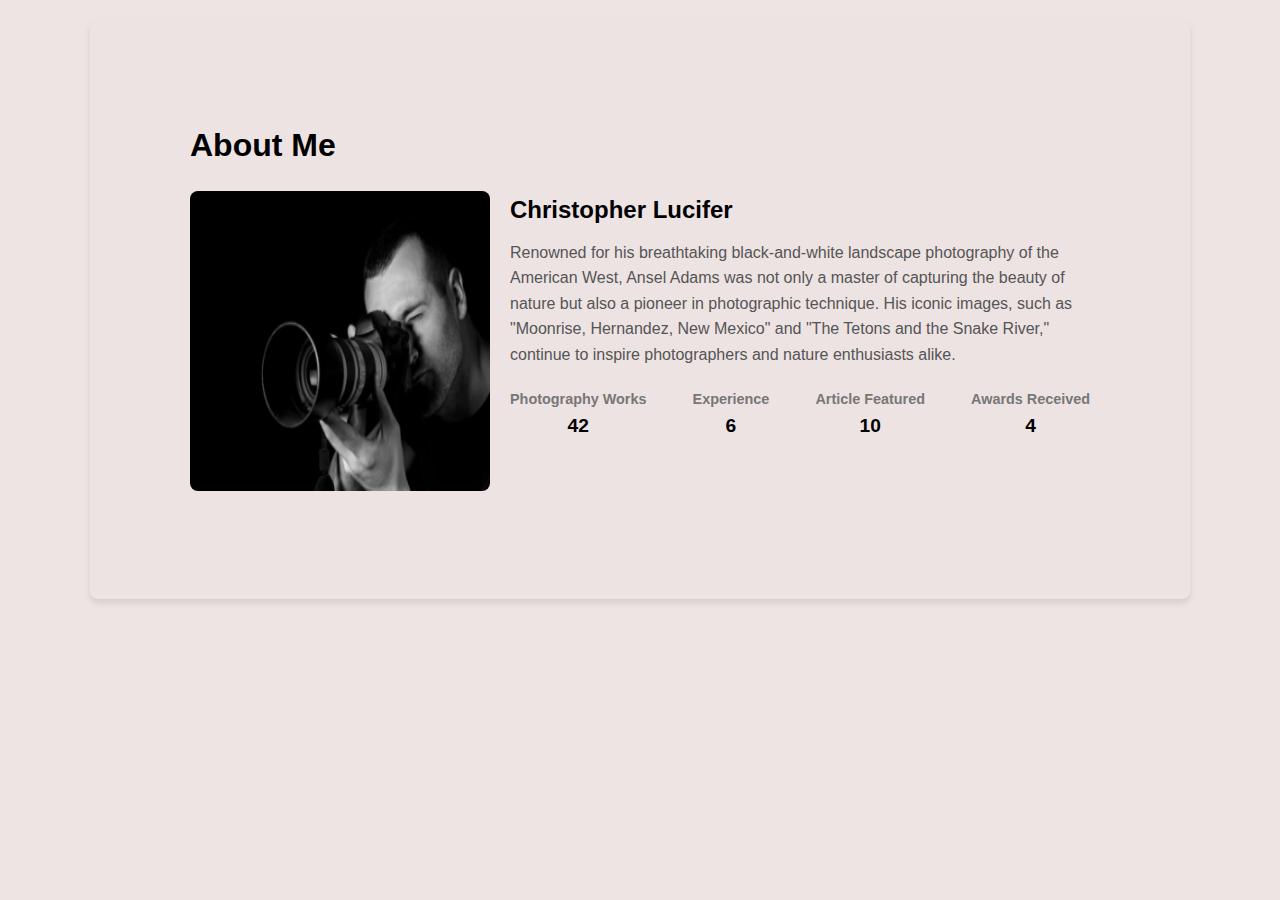
<file: src/main/webapp/about.html>
<!DOCTYPE html>
<html lang="en">
<head>
  <meta charset="UTF-8">
  <meta name="viewport" content="width=device-width, initial-scale=1.0">
  <title>About Me</title>
  <link rel="stylesheet" href="about.css">
</head>
<body>
  <section class="about-me-section">
    <h2>About Me</h2>
    <div class="about-me-container">
      <div class="profile-image">
        <img src="im%203.png" alt="Christopher Lucifer">
      </div>
      <div class="about-me-content">
        <h3>Christopher Lucifer</h3>
        <p>
          Renowned for his breathtaking black-and-white landscape photography of the American West, Ansel Adams was not only a master of capturing the beauty of nature but also a pioneer in photographic technique. His iconic images, such as "Moonrise, Hernandez, New Mexico" and "The Tetons and the Snake River," continue to inspire photographers and nature enthusiasts alike.
        </p>

        <div class="stats">
          <div class="stat">
            <h4>Photography Works</h4>
            <p class="counter" data-target="250">0</p>
          </div>
          <div class="stat">
            <h4>Experience</h4>
            <p class="counter" data-target="6">0</p>
          </div>
          <div class="stat">
            <h4>Article Featured</h4>
            <p class="counter" data-target="10">0</p>
          </div>
          <div class="stat">
            <h4>Awards Received</h4>
            <p class="counter" data-target="4">0</p>
          </div>
        </div>
        <script>
        
  const counters = document.querySelectorAll('.counter');
  const speed = 100; // Adjust speed (lower value = faster)

  counters.forEach(counter => {
    const updateCount = () => {
      const target = +counter.getAttribute('data-target'); // Target value
      const count = +counter.innerText; // Current value
      const increment = Math.ceil(target / speed); // Value to increment

      if (count < target) {
        counter.innerText = count + increment;
        setTimeout(updateCount, 50); // Update every 20ms
      } else {
        counter.innerText = target; // Final value
      }
    };

    updateCount();
  });
</script>

       </body>
</html>
</file>
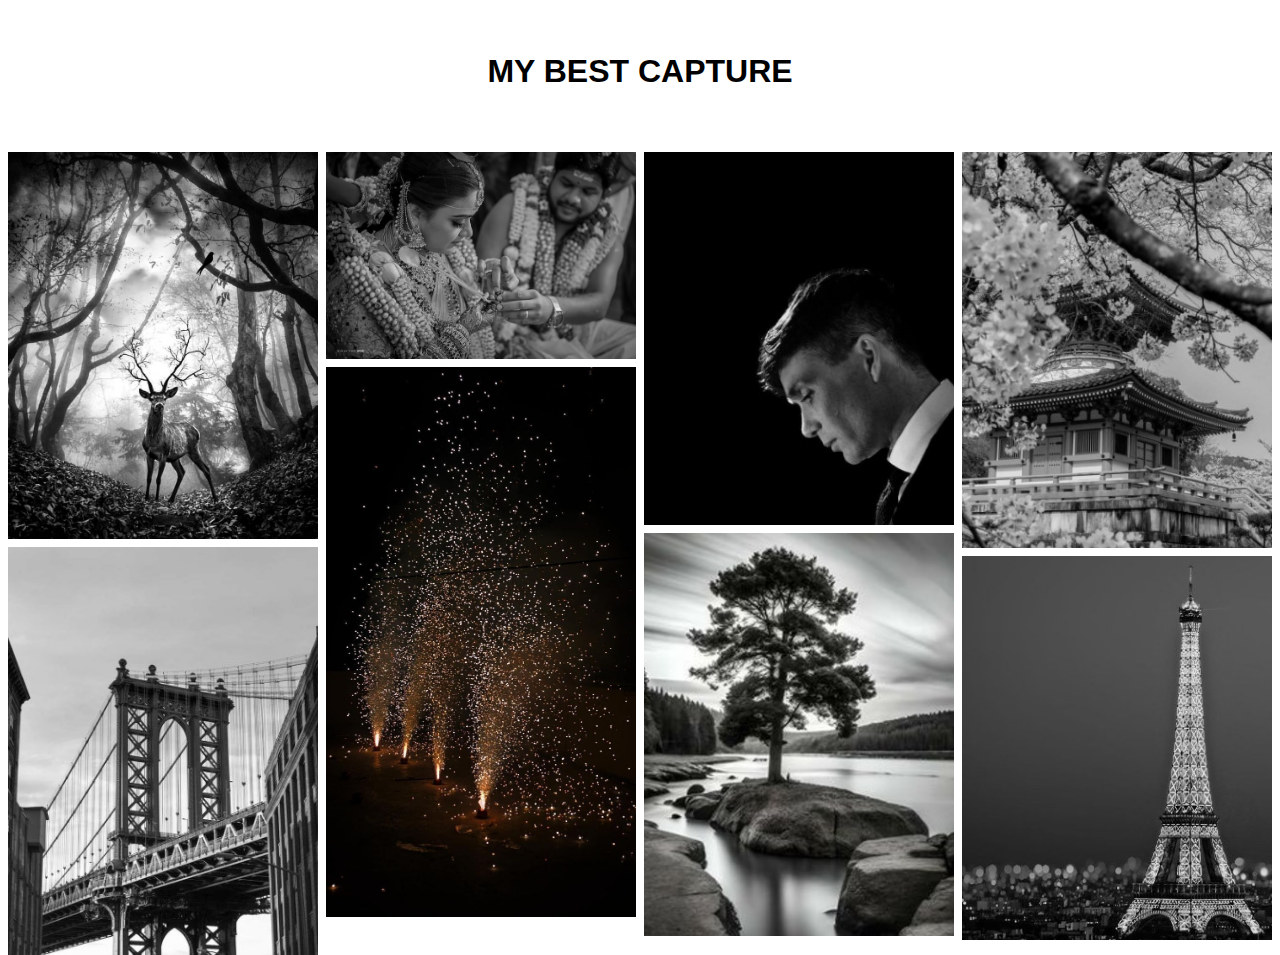
<file: src/main/webapp/gallery.html>
<!DOCTYPE html>
<html>
<style>
* {
  box-sizing: border-box;
}

body {
  margin: 0;
  font-family: Arial;
}

.header {
  text-align: center;
  padding: 32px;
}

.row {
  display: -ms-flexbox; /* IE10 */
  display: flex;
  -ms-flex-wrap: wrap; /* IE10 */
  flex-wrap: wrap;
  padding: 0 4px;
}

/* Create four equal columns that sits next to each other */
.column {
  -ms-flex: 25%; /* IE10 */
  flex: 25%;
  max-width: 25%;
  padding: 0 4px;
}

.column img {
  margin-top: 8px;
  vertical-align: middle;
  width: 100%;
}

/* Responsive layout - makes a two column-layout instead of four columns */
@media screen and (max-width: 800px) {
  .column {
    -ms-flex: 50%;
    flex: 50%;
    max-width: 50%;
  }
}

/* Responsive layout - makes the two columns stack on top of each other instead of next to each other */
@media screen and (max-width: 600px) {
  .column {
    -ms-flex: 100%;
    flex: 100%;
    max-width: 100%;
  }
}
</style>
<body>

<!-- Header -->
<div class="header">
  <h1>MY BEST CAPTURE</h1>
  
</div>

<!-- Photo Grid -->
<div class="row"> 
  <div class="column">
    <img src="im%209.jpg" style="width:100%">
    <img src="im%2010.jpg" style="width:100%">
  </div>
  <div class="column">
    <img src="im%2013.jpg" style="width:100%">
    <img src="im%2012.jpg" style="width:100%">
    
  </div>  
  <div class="column">
    <img src="im%2011.jpg" style="width:100%">
     <img src="im8.jpg" style="width:100%">
  </div>
  <div class="column">
    <img src="im7.jpg" style="width:100%">
    <img src="im%204.jpg" style="width:100%">
   
  </div>
</div>
</body>
</html>
</file>
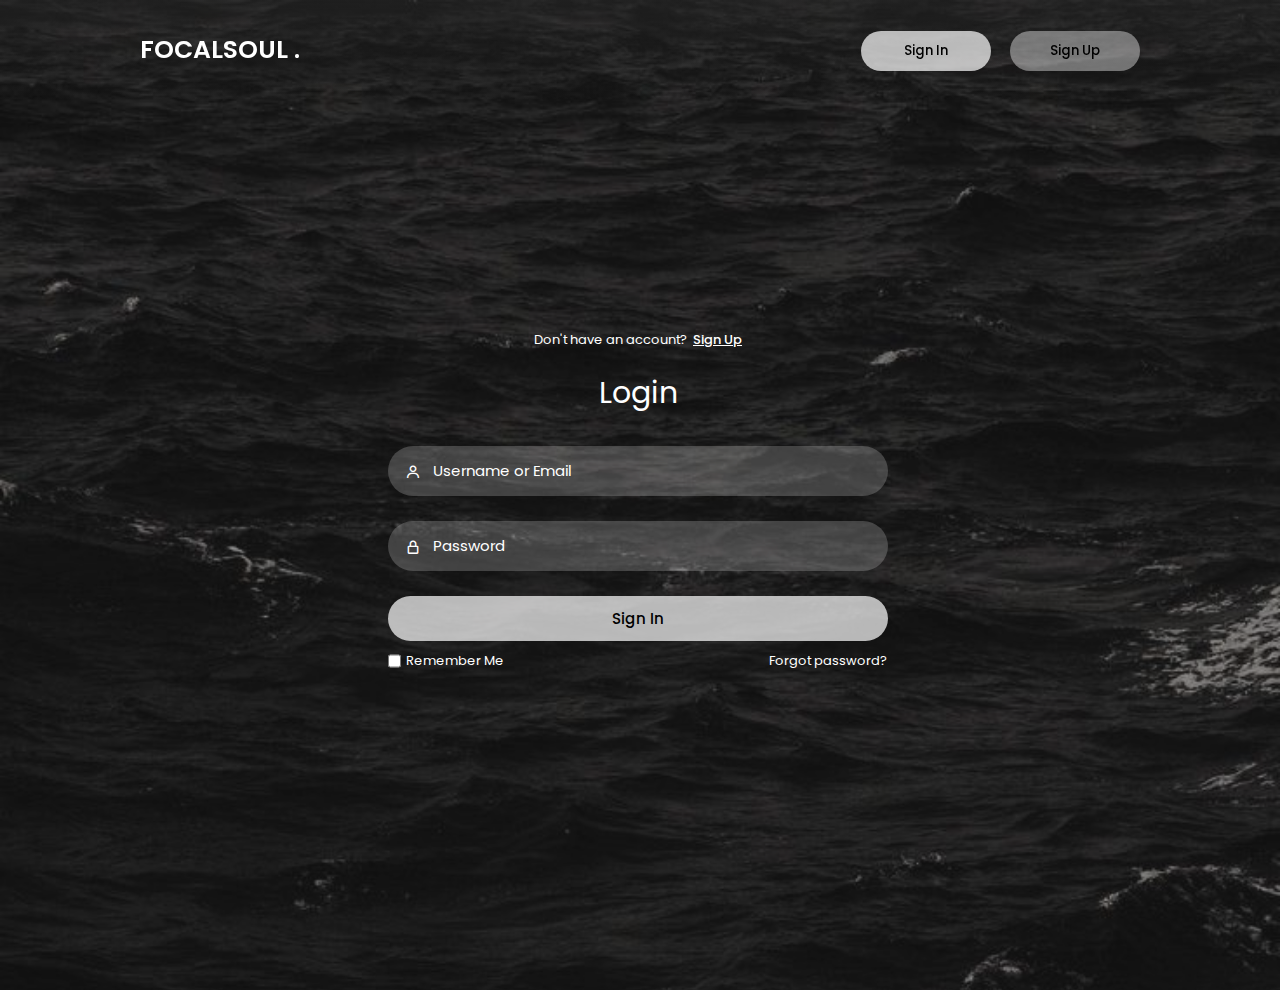
<file: src/main/webapp/signup.html>
<!DOCTYPE html>
<html lang="en">
<head>
    <meta charset="UTF-8">
    <meta http-equiv="X-UA-Compatible" content="IE=edge">
    <meta name="viewport" content="width=device-width, initial-scale=1.0">
    <link href='https://unpkg.com/boxicons@2.1.4/css/boxicons.min.css' rel='stylesheet'>
    <link rel="stylesheet" href="login.css">
    <title>Login & Registration</title>
</head>

<body>
<div class="wrapper">
    <nav class="nav">
        <div class="nav-logo">
            <p>FOCALSOUL .</p>
        </div>
        <div class="nav-menu" id="navMenu">
            <ul></ul>
        </div>
        <div class="nav-button">
            <button class="btn white-btn" id="loginBtn" onclick="login()">Sign In</button>
            <button class="btn" id="registerBtn" onclick="register()">Sign Up</button>
        </div>
        <div class="nav-menu-btn">
            <i class="bx bx-menu" onclick="myMenuFunction()"></i>
        </div>
    </nav>

    <!----------------------------- Form box ----------------------------------->
    <div class="form-box">
        <!------------------- login form -------------------------->
        <div class="login-container" id="login">
            <div class="top">
                <span>Don't have an account? <a href="#" onclick="register()">Sign Up</a></span>
                <header>Login</header>
            </div>
            <form action="login" method="POST" onsubmit="return validateLogin()">
                <div class="input-box">
                    <input type="text" name="username" id="loginUsername" class="input-field" placeholder="Username or Email">
                    <i class="bx bx-user"></i>
                </div>
                <div class="input-box">
                    <input type="password" name="password" id="loginPassword" class="input-field" placeholder="Password">
                    <i class="bx bx-lock-alt"></i>
                </div>
                <div class="input-box">
                    <input type="submit" class="submit" value="Sign In">
                </div>
                <div class="two-col">
                    <div class="one">
                        <input type="checkbox" id="login-check">
                        <label for="login-check"> Remember Me</label>
                    </div>
                    <div class="two">
                        <label><a href="#">Forgot password?</a></label>
                    </div>
                </div>
            </form>
        </div>

        <!------------------- registration form -------------------------->
        <div class="register-container" id="register">
            <div class="top">
                <span>Have an account? <a href="#" onclick="login()">Login</a></span>
                <header>Sign Up</header>
            </div>
            <form action="register" method="POST" onsubmit="return validateLogin()">
                <div class="two-forms">
                    <div class="input-box">
                        <input type="text" name="firstname" class="input-field" placeholder="Firstname">
                        <i class="bx bx-user"></i>
                    </div>
                    <div class="input-box">
                        <input type="text" name="lastname" class="input-field" placeholder="Lastname">
                        <i class="bx bx-user"></i>
                    </div>
                </div>
                <div class="input-box">
                    <input type="email" name="email" class="input-field" placeholder="Email">
                    <i class="bx bx-envelope"></i>
                </div>
                <div class="input-box">
                    <input type="password" name="password" class="input-field" placeholder="Password">
                    <i class="bx bx-lock-alt"></i>
                </div>
                <div class="input-box">
                    <input type="submit" class="submit" value="Register">
                </div>
                <div class="two-col">
                    <div class="one">
                        <input type="checkbox" name = "remember" id="register-check">
                        <label for="register-check"> Remember Me</label>
                    </div>
                    <div class="two">
                        <label><a href="#">Terms & conditions</a></label>
                    </div>
                </div>
            </form>
        </div>
    </div>
</div>

<script>
    // Hamburger menu for mobile view
    function myMenuFunction() {
        var i = document.getElementById("navMenu");
        if (i.className === "nav-menu") {
            i.className += " responsive";
        } else {
            i.className = "nav-menu";
        }
    }

    // Toggle between login and register form
    var a = document.getElementById("loginBtn");
    var b = document.getElementById("registerBtn");
    var x = document.getElementById("login");
    var y = document.getElementById("register");

    function login() {
        x.style.left = "4px";
        y.style.right = "-520px";
        a.className += " white-btn";
        b.className = "btn";
        x.style.opacity = 1;
        y.style.opacity = 0;
    }

    function register() {
        x.style.left = "-510px";
        y.style.right = "5px";
        a.className = "btn";
        b.className += " white-btn";
        x.style.opacity = 0;
        y.style.opacity = 1;
    }

    // Read URL parameters for message
    const params = new URLSearchParams(window.location.search);
    const message = params.get('message');

    // Login validation function
    function validateLogin() {
        const username = document.getElementById("loginUsername").value.trim();
        const password = document.getElementById("loginPassword").value.trim();

        // Validate input fields
        if (!username || !password) {
            alert("Please enter both username and password.");
            return false;
        }

        // Handle server-side messages for login success or failure
        if (message === 'success') {
            alert('Login successful!');
        } else if (message === 'invalid') {
            alert('Invalid username or password. Please try again.');
        }

        return true;
    }
</script>

</body>
</html>
</file>
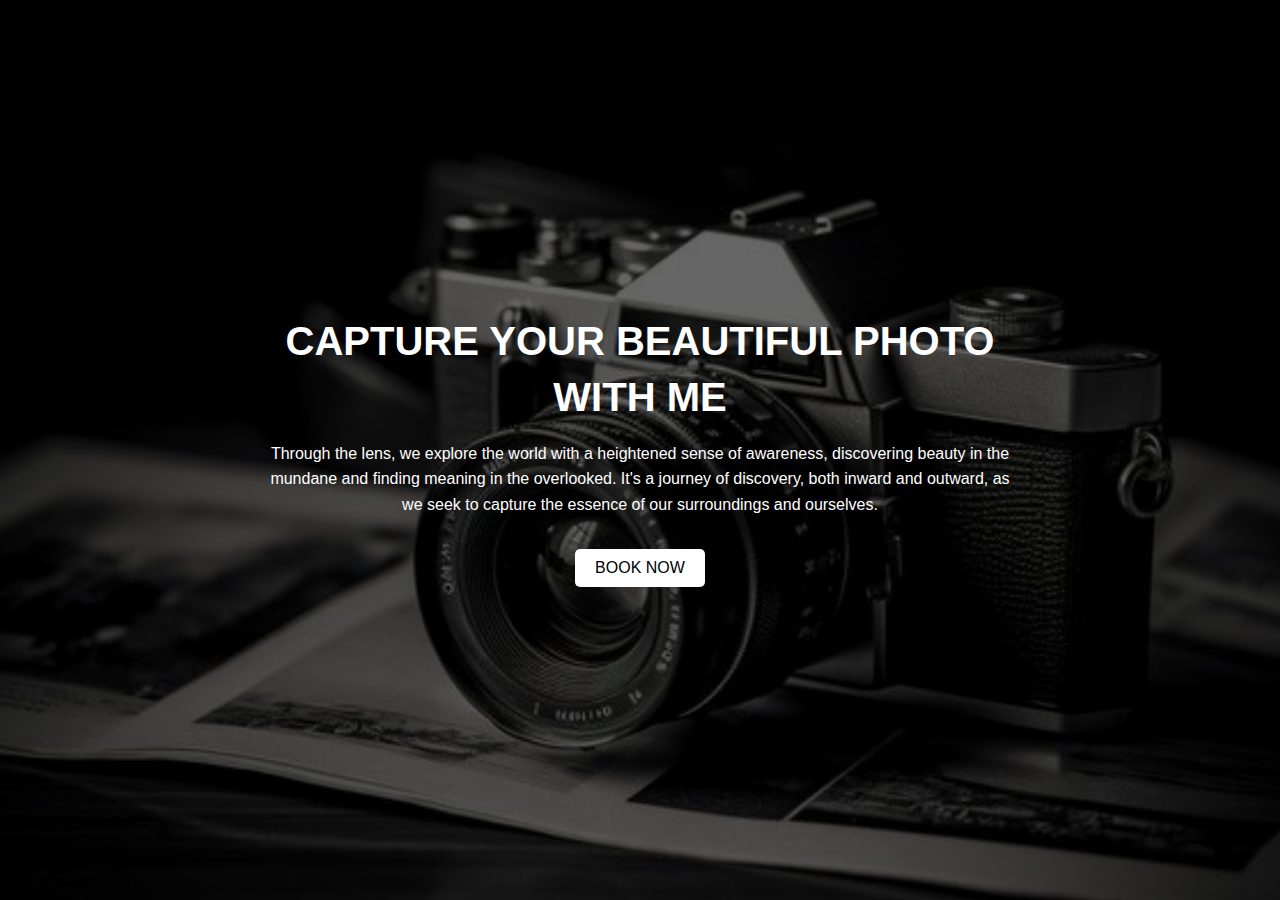
<file: src/main/webapp/story.html>
<!DOCTYPE html>
<html lang="en">
<head>
    <meta charset="UTF-8">
    <meta name="viewport" content="width=device-width, initial-scale=1.0">
    <title>Photography Landing Page</title>
    <link rel="stylesheet" href="story.css">
</head>
<body>
    <div class="hero-section">
        <div class="content">
            <h1>CAPTURE YOUR BEAUTIFUL PHOTO WITH ME</h1>
            <p>
                Through the lens, we explore the world with a heightened sense of awareness, 
                discovering beauty in the mundane and finding meaning in the overlooked. 
                It's a journey of discovery, both inward and outward, as we seek to capture 
                the essence of our surroundings and ourselves.
            </p>
            <button class="btn">BOOK NOW</button>
        </div>
    </div>
    



</body>
</html>
</file>
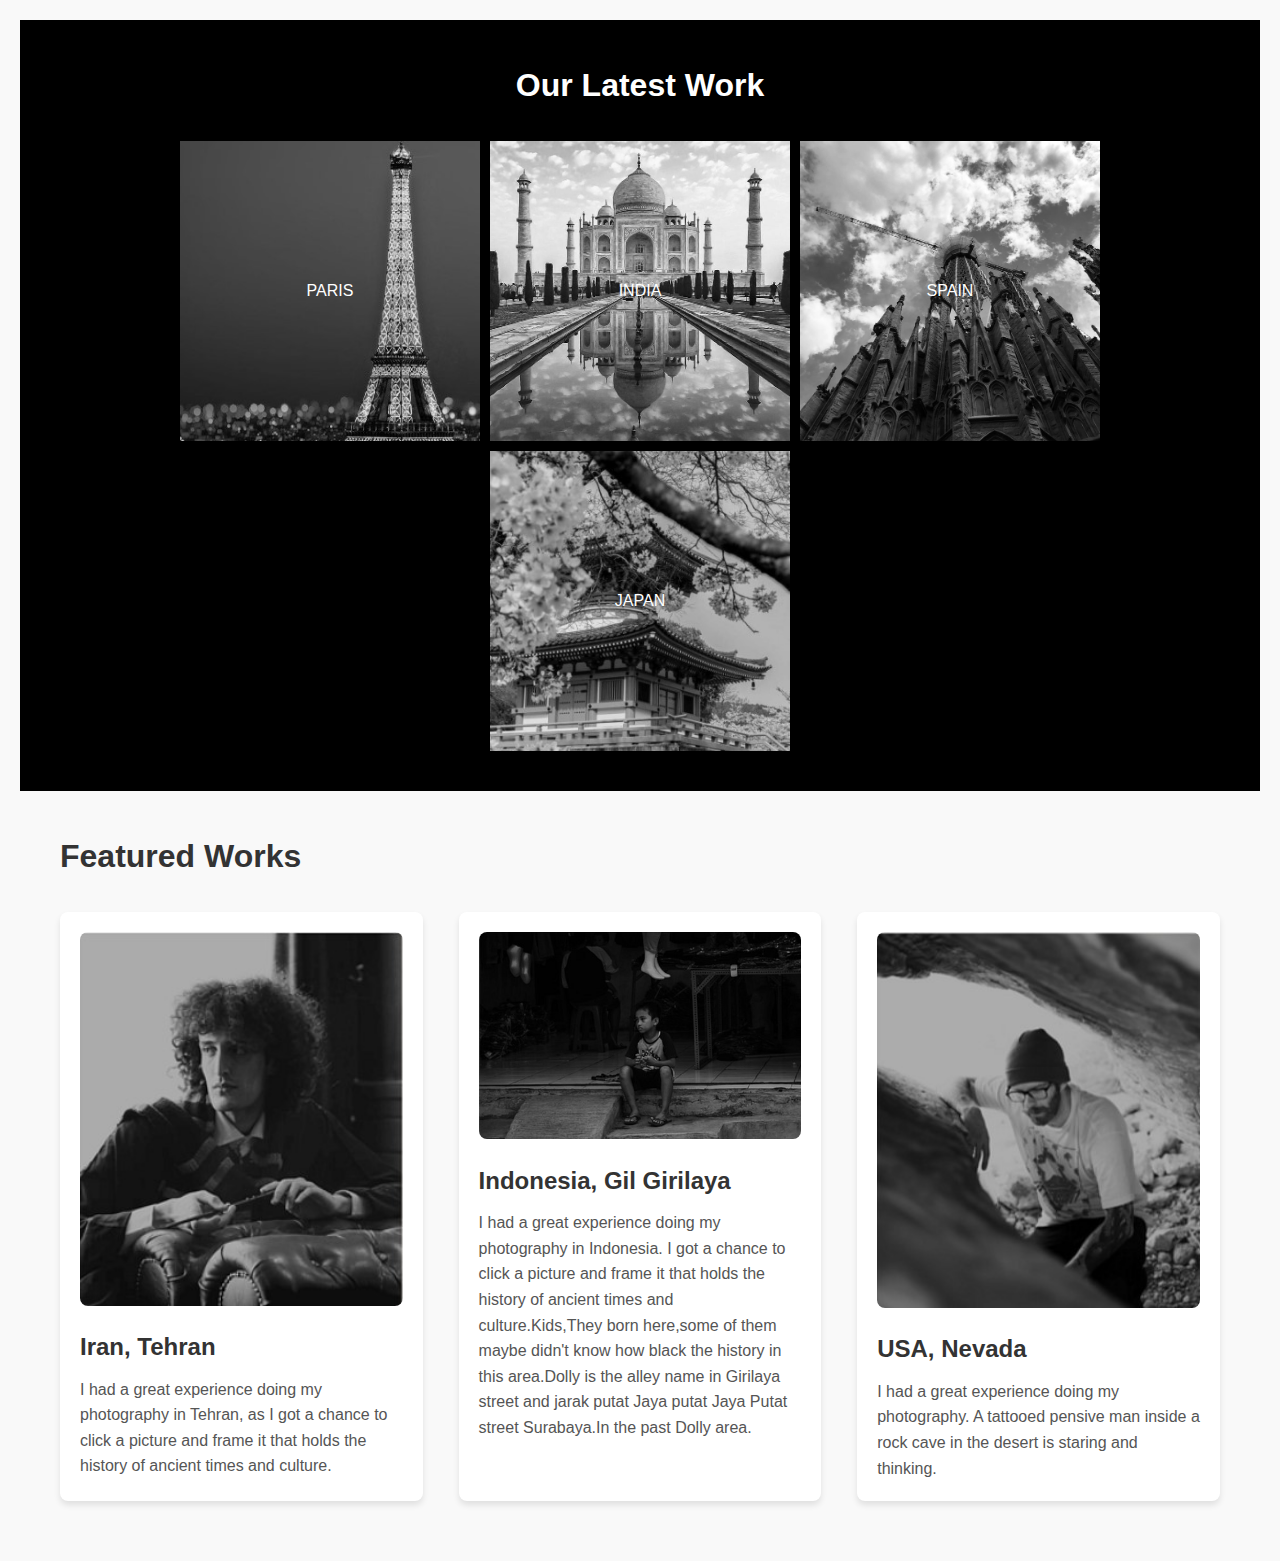
<file: src/main/webapp/work.html>
<!DOCTYPE html>
<html lang="en">
<head>
  <meta charset="UTF-8">
  <meta name="viewport" content="width=device-width, initial-scale=1.0">
  <title>Photography Portfolio</title>
  <link rel="stylesheet" href="work.css">
</head>
<body>
  <!-- Our Latest Work Section -->
  <section class="latest-work">
    <h2>Our Latest Work</h2>
    <div class="latest-work-gallery">
      <div class="work-item" style="background-image: url('im\ 4.jpg');">
        <span>PARIS</span>
      </div>
      <div class="work-item" style="background-image: url('im\ 5.jpg');">
        <span>INDIA</span>
      </div>
      <div class="work-item" style="background-image: url('im\ 6.jpg');">
        <span>SPAIN</span>
      </div>
      <div class="work-item" style="background-image: url('im7.jpg');">
        <span>JAPAN</span>
      </div>
    </div>
  </section>

  <!-- Featured Works Section -->
  <section class="featured-works">
    <h2>Featured Works</h2>
    <div class="featured-works-container">
      <div class="featured-item">
        <img src="iran.jpg" alt="Iran">
        <h3>Iran, Tehran</h3>
        <p>I had a great experience doing my photography in Tehran, as I got a chance to click a picture and frame it that holds the history of ancient times and culture.</p>
      </div>
      <div class="featured-item">
        <img src="indo.jpg" alt="Indonesia">
        <h3>Indonesia, Gil Girilaya</h3>
        <p>I had a great experience doing my photography in Indonesia. I got a chance to click a picture and frame it that holds the history of ancient times and culture.Kids,They born here,some of them maybe didn't know how black the history in this area.Dolly is the alley name in Girilaya street and jarak putat Jaya putat Jaya Putat street Surabaya.In the past Dolly area.</p>
      </div>
      <div class="featured-item">
        <img src="usa.jpg" alt="USA">
        <h3>USA, Nevada</h3>
        <p>I had a great experience doing my photography. A tattooed pensive man inside a rock cave in the desert is staring and thinking.</p>
      </div>
    </div>
  </section>
</body>
</html>
</file>
<file: src/main/webapp/login.css>
/* POPPINS FONT */
@import url('https://fonts.googleapis.com/css2?family=Poppins:wght@400;500;600;700&display=swap');

*{  
    margin: 0;
    padding: 0;
    box-sizing: border-box;
    font-family: 'Poppins', sans-serif;
}
body{
    background: url("im 14.jpg");
    background-size: cover;
    background-repeat: no-repeat;
    background-attachment: fixed;
    overflow: hidden;
}
.wrapper{
    display: flex;
    justify-content: center;
    align-items: center;
    min-height: 110vh;
    background: rgba(39, 39, 39, 0.4);
}
.nav{
    position: fixed;
    top: 0;
    display: flex;
    justify-content: space-around;
    width: 100%;
    height: 100px;
    line-height: 100px;
    background: linear-gradient(rgba(39,39,39, 0.6), transparent);
    z-index: 100;
}
.nav-logo p{
    color: white;
    font-size: 25px;
    font-weight: 600;
}
.nav-menu ul{
    display: flex;
}
.nav-menu ul li{
    list-style-type: none;
}
.nav-menu ul li .link{
    text-decoration: none;
    font-weight: 500;
    color: #fff;
    padding-bottom: 15px;
    margin: 0 25px;
}
.link:hover, .active{
    border-bottom: 2px solid #fff;
}
.nav-button .btn{
    width: 130px;
    height: 40px;
    font-weight: 500;
    background: rgba(255, 255, 255, 0.4);
    border: none;
    border-radius: 30px;
    cursor: pointer;
    transition: .3s ease;
}
.btn:hover{
    background: rgba(255, 255, 255, 0.3);
}
#registerBtn{
    margin-left: 15px;
}
.btn.white-btn{
    background: rgba(255, 255, 255, 0.7);
}
.btn.btn.white-btn:hover{
    background: rgba(255, 255, 255, 0.5);
}
.nav-menu-btn{
    display: none;
}
.form-box{
    position: relative;
    display: flex;
    align-items: center;
    justify-content: center;
    width: 512px;
    height: 420px;
    overflow: hidden;
    z-index: 2;
}
.login-container{
    position: absolute;
    left: 4px;
    width: 500px;
    display: flex;
    flex-direction: column;
    transition: .5s ease-in-out;
}
.register-container{
    position: absolute;
    right: -520px;
    width: 500px;
    display: flex;
    flex-direction: column;
    transition: .5s ease-in-out;
}
.top span{
    color: #fff;
    font-size: small;
    padding: 10px 0;
    display: flex;
    justify-content: center;
}
.top span a{
    font-weight: 500;
    color: #fff;
    margin-left: 5px;
}
header{
    color: #fff;
    font-size: 30px;
    text-align: center;
    padding: 10px 0 30px 0;
}
.two-forms{
    display: flex;
    gap: 10px;
}
.input-field{
    font-size: 15px;
    background: rgba(255, 255, 255, 0.2);
    color: #fff;
    height: 50px;
    width: 100%;
    padding: 0 10px 0 45px;
    border: none;
    border-radius: 30px;
    outline: none;
    transition: .2s ease;
}
.input-field:hover, .input-field:focus{
    background: rgba(255, 255, 255, 0.25);
}
::-webkit-input-placeholder{
    color: #fff;
}
.input-box i{
    position: relative;
    top: -35px;
    left: 17px;
    color: #fff;
}
.submit{
    font-size: 15px;
    font-weight: 500;
    color: black;
    height: 45px;
    width: 100%;
    border: none;
    border-radius: 30px;
    outline: none;
    background: rgba(255, 255, 255, 0.7);
    cursor: pointer;
    transition: .3s ease-in-out;
}
.submit:hover{
    background: rgba(255, 255, 255, 0.5);
    box-shadow: 1px 5px 7px 1px rgba(0, 0, 0, 0.2);
}
.two-col{
    display: flex;
    justify-content: space-between;
    color: #fff;
    font-size: small;
    margin-top: 10px;
}
.two-col .one{
    display: flex;
    gap: 5px;
}
.two label a{
    text-decoration: none;
    color: #fff;
}
.two label a:hover{
    text-decoration: underline;
}
@media only screen and (max-width: 786px){
    .nav-button{
        display: none;
    }
    .nav-menu.responsive{
        top: 100px;
    }
    .nav-menu{
        position: absolute;
        top: -800px;
        display: flex;
        justify-content: center;
        background: rgba(255, 255, 255, 0.2);
        width: 100%;
        height: 90vh;
        backdrop-filter: blur(20px);
        transition: .3s;
    }
    .nav-menu ul{
        flex-direction: column;
        text-align: center;
    }
    .nav-menu-btn{
        display: block;
    }
    .nav-menu-btn i{
        font-size: 25px;
        color: #fff;
        padding: 10px;
        background: rgba(255, 255, 255, 0.2);
        border-radius: 50%;
        cursor: pointer;
        transition: .3s;
    }
    .nav-menu-btn i:hover{
        background: rgba(255, 255, 255, 0.15);
    }
}
@media only screen and (max-width: 540px) {
    .wrapper{
        min-height: 100vh;
    }
    .form-box{
        width: 100%;
        height: 500px;
    }
    .register-container, .login-container{
        width: 100%;
        padding: 0 20px;
    }
    .register-container .two-forms{
        flex-direction: column;
        gap: 0;
    }
}
</file>
<file: src/main/webapp/story.css>
* {
    margin: 0;
    padding: 0;
    box-sizing: border-box;
}

body {
    font-family: Arial, sans-serif;
    color: white;
    background-color: #000;
}

.hero-section {
    position: relative;
    width: 100%;
    height: 100vh;
    background: url('background.jpg') no-repeat center center/cover;
    display: flex;
    align-items: center;
    justify-content: center;
    text-align: center;
}

.hero-section::before {
    content: '';
    position: absolute;
    top: 0;
    left: 0;
    width: 100%;
    height: 100%;
    background-color: rgba(0, 0, 0, 0.6);
    z-index: 1;
}

.content {
    position: relative;
    z-index: 2;
    max-width: 800px;
    padding: 20px;
}

h1 {
    font-size: 2.5rem;
    margin-bottom: 1rem;
    font-weight: bold;
    line-height: 1.4;
}

p {
    font-size: 1rem;
    margin-bottom: 2rem;
    line-height: 1.6;
}

.btn {
    padding: 10px 20px;
    background-color: white;
    color: black;
    border: none;
    font-size: 1rem;
    cursor: pointer;
    border-radius: 5px;
    transition: background-color 0.3s ease, transform 0.3s ease;
}

.btn:hover {
    background-color: gray;
    transform: scale(1.05);
}
</file>
<file: src/main/webapp/about.css>
/* General Reset */
* {
    margin: 0;
    padding: 0;
    box-sizing: border-box;
  }
  
  body {
    font-family: 'Arial', sans-serif;
    background-color: #ece1e1e5;
    color: #3a3939;
    line-height: 1.6;
    padding: 20px;
  }
  
  /* About Me Section */
  .about-me-section {
    background-color: #867b7b02;
    padding: 100px;
    border-radius: 8px;
    max-width: 1100px;
    margin: 0 auto;
    box-shadow: 0 4px 6px rgba(0, 0, 0, 0.1);
  }
  
  .about-me-section h2 {
    font-size: 2rem;
    font-weight: bold;
    margin-bottom: 20px;
    color: #000;
  }
  
  .about-me-container {
    display: flex;
    align-items: flex-start;
    gap: 20px;
   
  }
  
  .profile-image img {
    width: 300px;
    height:300px;
    border-radius: 8px;
  }
  
  .about-me-content {
    flex: 1;
  }
  
  .about-me-content h3 {
    font-size: 1.5rem;
    margin-bottom: 10px;
    color: #000;
  }
  
  .about-me-content p {
    font-size: 1rem;
    color: #555;
    margin-bottom: 20px;
  }
  
  .stats {
    display: flex;
    justify-content: space-between;
    gap: 20px;
  }
  
  .stat {
    text-align: center;
  }
  
  .stat h4 {
    font-size: 0.9rem;
    color: #777;
  }
  
  .stat p {
    font-size: 1.2rem;
    font-weight: bold;
    color: #000;
  }
</file>
<file: src/main/webapp/work.css>
/* General Reset */
* {
    margin: 0;
    padding: 0;
    box-sizing: border-box;
  }
  
  body {
    font-family: 'Arial', sans-serif;
    background-color: #f9f9f9;
    color: #333;
    line-height: 1.6;
    padding: 20px;
  }
  
  /* Our Latest Work Section */
  .latest-work {
    text-align: center;
    background-color: #000;
    color: #fff;
    padding: 40px 20px;
  }
  
  .latest-work h2 {
    font-size: 2rem;
    margin-bottom: 30px;
  }
  
  .latest-work-gallery {
    display: flex;
    gap: 10px;
    justify-content: center;
    flex-wrap: wrap;
  }
  
  .work-item {
    width: 300px;
    height: 300px;
    background-size: cover;
    background-position: center;
    position: relative;
    display: flex;
    align-items: center;
    justify-content: center;
  }
  
  .work-item span {
    .work-item span {
        position: absolute;
        bottom: 10px; /* Positioning the text towards the bottom */
        left: 50%; /* Center horizontally */
        transform: translateX(-50%); /* Adjust alignment */
        background-color: rgba(0, 0, 0, 0.6); /* Semi-transparent background */
        color: #fff; /* White text color */
        padding: 7px 15px; /* Padding around the text */
        font-size: 7 rem; /* Adjust font size */
        font-weight: bold; /* Bold text */
        text-transform: uppercase; /* Uppercase text */
        letter-spacing: 2px; /* Add spacing between letters */
        border-radius: 5px; /* Rounded corners */
      }
      
  }
  
  /* Featured Works Section */
  .featured-works {
    padding: 40px 20px;
    max-width: 1200px;
    margin: 0 auto;
  }
  
  .featured-works h2 {
    font-size: 2rem;
    margin-bottom: 30px;
  }
  
  .featured-works-container {
    display: flex;
    gap: 20px;
    flex-wrap: wrap;
    justify-content: space-between;
  }
  
  .featured-item {
    background-color: #fff;
    padding: 20px;
    border-radius: 8px;
    box-shadow: 0 4px 6px rgba(0, 0, 0, 0.1);
    flex: 1;
    max-width: calc(33% - 20px);
  }
  
  .featured-item img {
    width: 100%;
    height: auto;
    border-radius: 8px;
    margin-bottom: 15px;
  }
  
  .featured-item h3 {
    font-size: 1.5rem;
    margin-bottom: 10px;
  }
  
  .featured-item p {
    font-size: 1rem;
    color: #555;
  }
</file>
